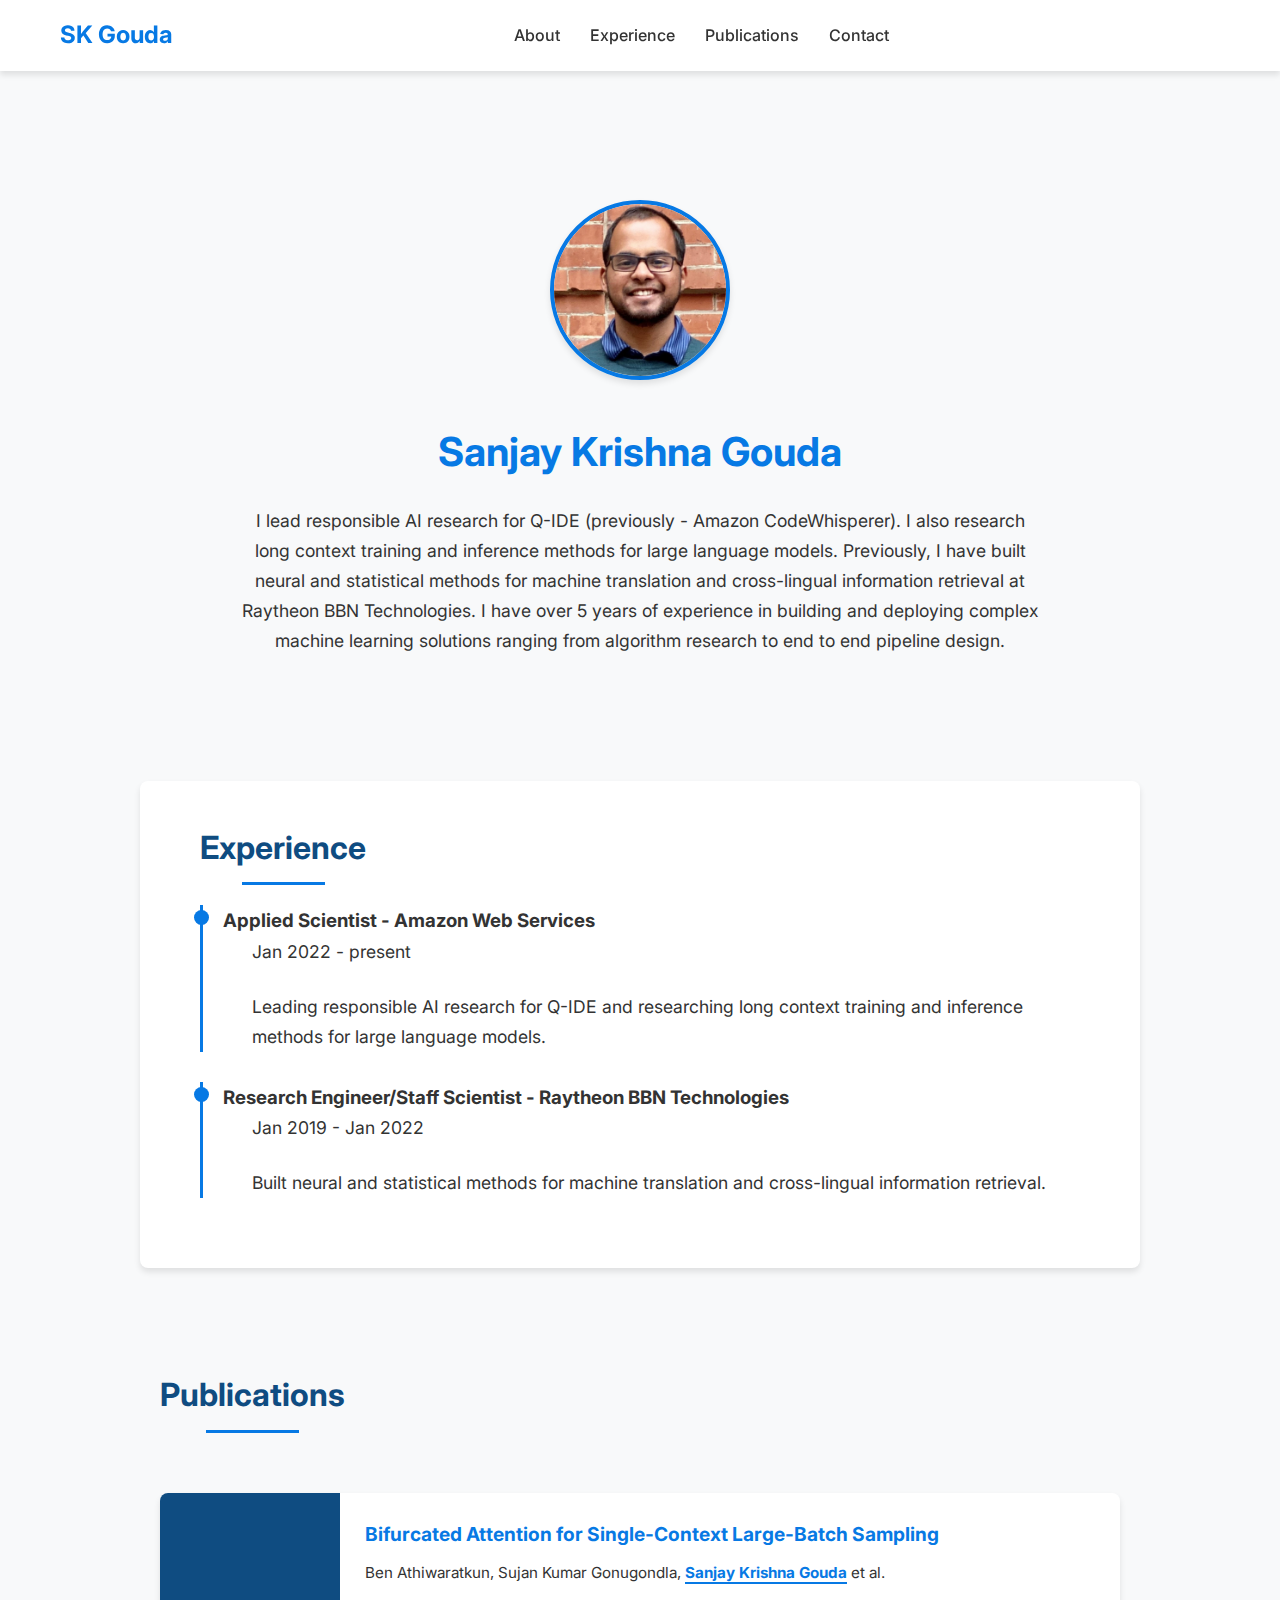
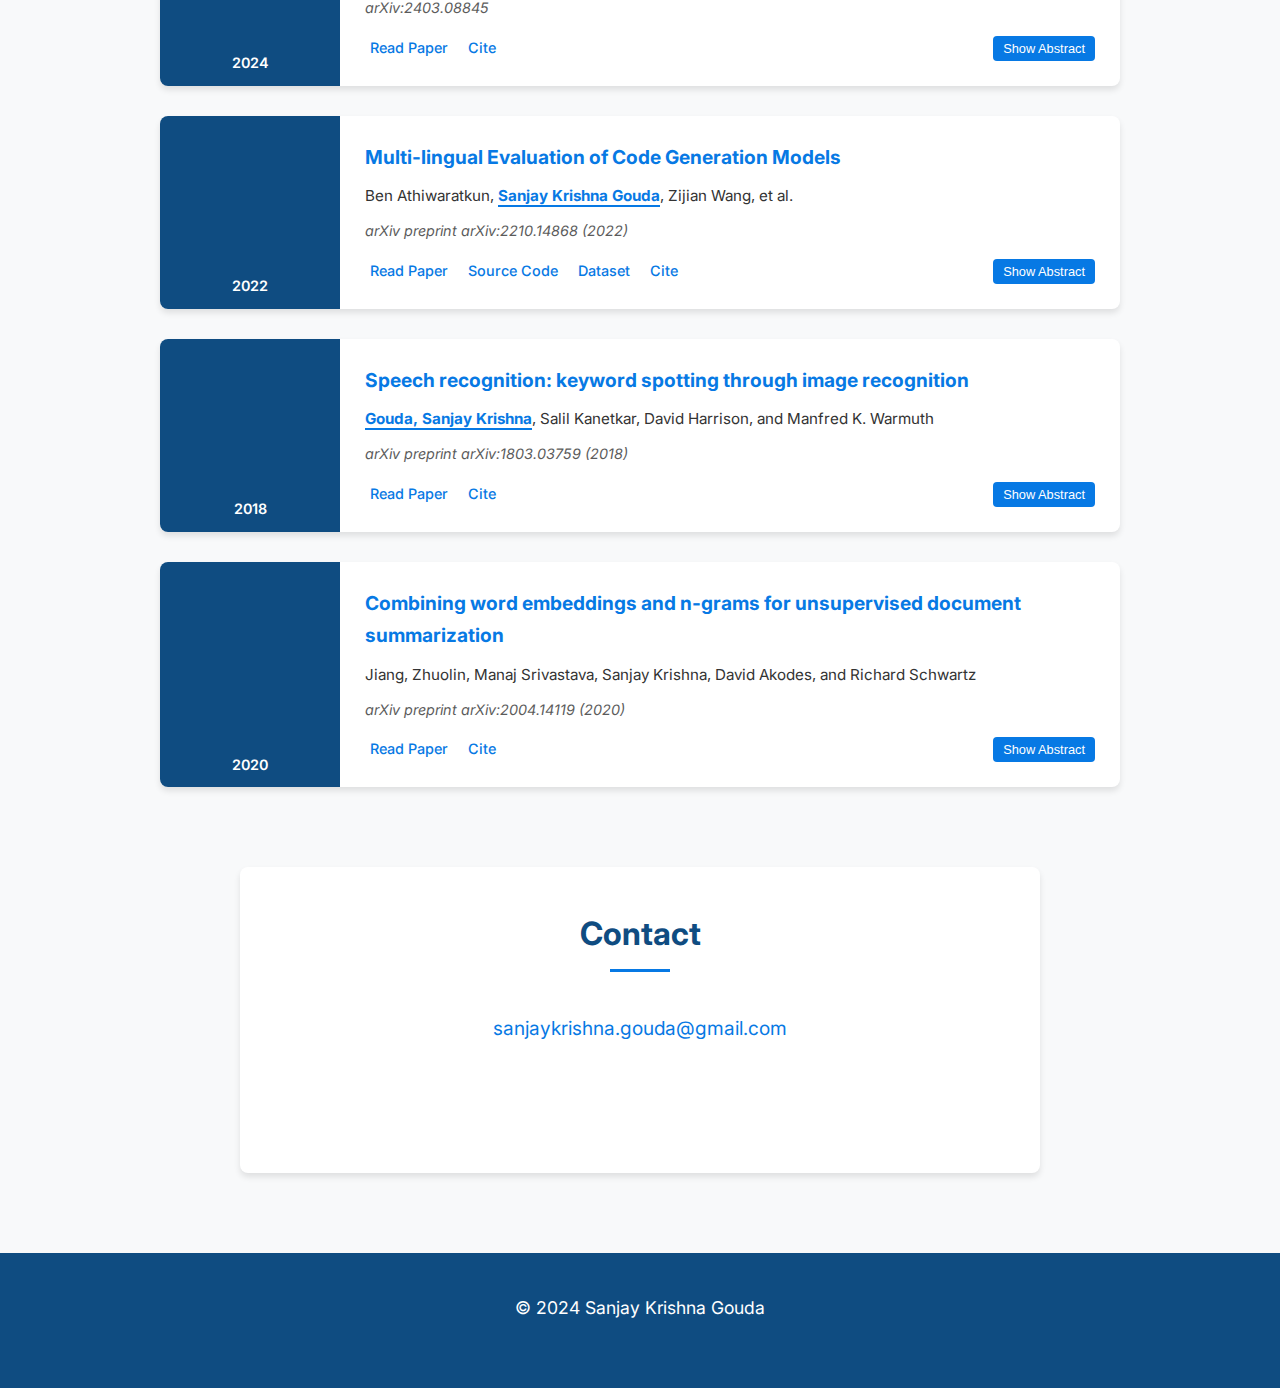
<file: index.html>
<!DOCTYPE html>
<html lang="en">
<head>
    <meta charset="UTF-8">
    <meta name="viewport" content="width=device-width, initial-scale=1.0">
    <title>Sanjay Krishna Gouda | AI Researcher</title>
    <link rel="stylesheet" href="style.css">
    <link rel="stylesheet" href="https://cdnjs.cloudflare.com/ajax/libs/font-awesome/6.5.1/css/all.min.css" integrity="sha512-DTOQO9RWCH3ppGqcWaEA1BIZOC6xxalwEsw9c2QQeAIftl+Vegovlnee1c9QX4TctnWMn13TZye+giMm8e2LwA==" crossorigin="anonymous" referrerpolicy="no-referrer" />
    <link rel="preconnect" href="https://fonts.googleapis.com">
    <link rel="preconnect" href="https://fonts.gstatic.com" crossorigin>
    <link href="https://fonts.googleapis.com/css2?family=Inter:wght@300;400;500;600;700&display=swap" rel="stylesheet">
</head>
<body>
    <header id="header"></header>

    <main>
        <section id="about" class="fade-in"></section>
        <section id="experience" class="fade-in delay-2"></section>
        <section id="publications" class="fade-in delay-3"></section>
        <section id="contact" class="fade-in"></section>
    </main>

    <footer id="footer"></footer>

    <!-- Load scripts -->
    <script src="js/main.js"></script>
    <script src="js/arxiv.js"></script>
    <script src="script.js"></script>
    
    <!-- Debug console -->
    <script>
        console.log('Page loaded');
    </script>
</body>
</html>
</file>
<file: style.css>
/* Modern Reset */
:root {
    --primary-color: #0779e4;
    --secondary-color: #0f4c81;
    --text-color: #333;
    --bg-color: #f8f9fa;
    --card-bg: #ffffff;
    --header-bg: #ffffff;
    --footer-bg: #0f4c81;
    --shadow: 0 4px 6px rgba(0, 0, 0, 0.1);
    --transition: all 0.3s ease;
    --border-radius: 8px;
    --section-padding: 80px 0;
    --text-secondary: #666;
    --bg-secondary: #f0f0f0;
}

.dark-mode {
    --primary-color: #64b5f6;
    --secondary-color: #90caf9;
    --text-color: #e0e0e0;
    --bg-color: #121212;
    --card-bg: #1e1e1e;
    --header-bg: #1e1e1e;
    --footer-bg: #0a0a0a;
    --text-secondary: #aaa;
    --bg-secondary: #2a2a2a;
}

* {
    margin: 0;
    padding: 0;
    box-sizing: border-box;
}

html {
    scroll-behavior: smooth;
}

body {
    font-family: 'Inter', 'Segoe UI', Tahoma, Geneva, Verdana, sans-serif;
    line-height: 1.7;
    color: var(--text-color);
    background-color: var(--bg-color);
    transition: var(--transition);
    overflow-x: hidden;
}

.container {
    max-width: 1200px;
    margin: 0 auto;
    padding: 0 20px;
}

/* Header & Navigation */
header {
    background: var(--header-bg);
    position: fixed;
    width: 100%;
    top: 0;
    z-index: 1000;
    box-shadow: var(--shadow);
    padding: 15px 0;
    transition: var(--transition);
}

header.scrolled {
    padding: 10px 0;
}

nav {
    display: flex;
    justify-content: space-between;
    align-items: center;
}

.logo {
    font-weight: 700;
    font-size: 1.5rem;
    color: var(--primary-color);
}

nav ul {
    display: flex;
    list-style: none;
}

nav ul li {
    margin-left: 30px;
}

nav a {
    color: var(--text-color);
    text-decoration: none;
    font-weight: 500;
    position: relative;
    padding-bottom: 5px;
    transition: var(--transition);
}

nav a:hover {
    color: var(--primary-color);
}

nav a::after {
    content: '';
    position: absolute;
    width: 0;
    height: 2px;
    bottom: 0;
    left: 0;
    background-color: var(--primary-color);
    transition: var(--transition);
}

nav a:hover::after {
    width: 100%;
}

.theme-toggle {
    background: none;
    border: none;
    color: var(--text-color);
    font-size: 1.2rem;
    cursor: pointer;
    margin-left: 20px;
}

.mobile-menu-btn {
    display: none;
    background: none;
    border: none;
    color: var(--text-color);
    font-size: 1.5rem;
    cursor: pointer;
}

/* Main Content */
main {
    padding-top: 80px;
}

section {
    padding: var(--section-padding);
}

/* Hero Section */
#about {
    display: flex;
    flex-direction: column;
    align-items: center;
    text-align: center;
    padding: 120px 0 80px;
    position: relative;
}

.hero-content {
    max-width: 800px;
    margin: 0 auto;
}

.profile-image {
    width: 180px;
    height: 180px;
    border-radius: 50%;
    object-fit: cover;
    border: 4px solid var(--primary-color);
    box-shadow: var(--shadow);
    margin-bottom: 30px;
    transition: transform 0.5s ease;
}

.profile-image:hover {
    transform: scale(1.05);
}

h1 {
    font-size: 2.5rem;
    margin-bottom: 20px;
    color: var(--primary-color);
}

h2 {
    font-size: 2rem;
    margin-bottom: 30px;
    color: var(--secondary-color);
    position: relative;
    display: inline-block;
}

h2::after {
    content: '';
    position: absolute;
    width: 50%;
    height: 3px;
    background-color: var(--primary-color);
    bottom: -10px;
    left: 25%;
}

p {
    margin-bottom: 25px;
    font-size: 1.1rem;
    max-width: 800px;
    margin-left: auto;
    margin-right: auto;
}

/* Experience Section */
#experience {
    background-color: var(--card-bg);
    border-radius: var(--border-radius);
    box-shadow: var(--shadow);
    margin: 20px auto;
    max-width: 1000px;
    padding: 40px;
}

.experience-item {
    margin-bottom: 30px;
    padding-left: 20px;
    border-left: 3px solid var(--primary-color);
    position: relative;
}

.experience-item::before {
    content: '';
    position: absolute;
    width: 15px;
    height: 15px;
    border-radius: 50%;
    background-color: var(--primary-color);
    left: -9px;
    top: 5px;
}

/* Publications Section */
#publications {
    max-width: 1000px;
    margin: 0 auto;
}

.publication-list {
    display: flex;
    flex-direction: column;
    gap: 30px;
    margin-top: 40px;
}

.publication-card {
    display: flex;
    background-color: var(--card-bg);
    border-radius: var(--border-radius);
    box-shadow: var(--shadow);
    transition: var(--transition);
    overflow: hidden;
}

.publication-card:hover {
    transform: translateY(-3px);
    box-shadow: 0 10px 20px rgba(0, 0, 0, 0.1);
}

.publication-thumbnail {
    flex: 0 0 180px;
    background-color: var(--secondary-color);
    display: flex;
    align-items: center;
    justify-content: center;
    padding: 20px;
    position: relative;
    overflow: hidden;
}

.publication-thumbnail img {
    max-width: 100%;
    height: auto;
    border-radius: 4px;
}

.publication-thumbnail .pub-icon {
    font-size: 3rem;
    color: rgba(255, 255, 255, 0.8);
}

.publication-thumbnail .pub-year {
    position: absolute;
    bottom: 10px;
    left: 0;
    right: 0;
    text-align: center;
    color: white;
    font-weight: 600;
    font-size: 0.9rem;
}

.publication-content {
    flex: 1;
    padding: 25px;
}

.publication-title {
    font-size: 1.2rem;
    margin-bottom: 10px;
    color: var(--primary-color);
}

.publication-authors {
    margin-bottom: 10px;
    font-size: 0.95rem;
}

.publication-venue {
    font-style: italic;
    margin-bottom: 15px;
    font-size: 0.9rem;
    color: var(--text-color);
    opacity: 0.8;
}

.publication-abstract {
    margin-top: 10px;
    margin-bottom: 15px;
    font-size: 0.95rem;
    display: none;
    padding: 10px;
    background-color: rgba(0, 0, 0, 0.05);
    border-radius: 5px;
}

.publication-links {
    display: flex;
    flex-wrap: wrap;
    gap: 15px;
}

.publication-links a {
    display: inline-flex;
    align-items: center;
    color: var(--primary-color);
    text-decoration: none;
    font-weight: 500;
    font-size: 0.9rem;
    transition: var(--transition);
}

.publication-links a i {
    margin-right: 5px;
}

.publication-links a:hover {
    color: var(--secondary-color);
    text-decoration: underline;
}

/* Contact Section */
#contact {
    text-align: center;
    background-color: var(--card-bg);
    border-radius: var(--border-radius);
    box-shadow: var(--shadow);
    max-width: 800px;
    margin: 0 auto;
    padding: 40px;
}

.contact-email {
    font-size: 1.2rem;
    margin: 20px 0;
    color: var(--primary-color);
}

/* Footer */
footer {
    background-color: var(--footer-bg);
    color: white;
    padding: 40px 0;
    text-align: center;
    margin-top: 80px;
}

.social-icons {
    margin-bottom: 20px;
}

.social-icons a {
    color: white;
    margin: 0 15px;
    font-size: 1.8rem;
    transition: var(--transition);
}

.social-icons a:hover {
    color: var(--primary-color);
    transform: translateY(-5px);
}

/* Citation Modal */
.citation-modal {
    position: fixed;
    top: 0;
    left: 0;
    width: 100%;
    height: 100%;
    background-color: rgba(0, 0, 0, 0.5);
    display: flex;
    align-items: center;
    justify-content: center;
    z-index: 2000;
}

.citation-content {
    background-color: var(--card-bg);
    border-radius: var(--border-radius);
    padding: 30px;
    width: 90%;
    max-width: 600px;
    position: relative;
    box-shadow: var(--shadow);
}

.close-modal {
    position: absolute;
    top: 15px;
    right: 20px;
    font-size: 1.5rem;
    cursor: pointer;
    color: var(--text-color);
}

.citation-tabs {
    display: flex;
    margin: 20px 0;
    border-bottom: 1px solid rgba(0, 0, 0, 0.1);
}

.tab-btn {
    background: none;
    border: none;
    padding: 10px 20px;
    cursor: pointer;
    font-size: 1rem;
    color: var(--text-color);
    opacity: 0.7;
    transition: var(--transition);
}

.tab-btn.active {
    opacity: 1;
    border-bottom: 2px solid var(--primary-color);
}

.citation-body {
    margin-top: 20px;
}

.citation-body pre {
    background-color: rgba(0, 0, 0, 0.05);
    padding: 15px;
    border-radius: 5px;
    overflow-x: auto;
    font-family: monospace;
    margin-bottom: 20px;
    white-space: pre-wrap;
    color: var(--text-color);
}

.copy-btn {
    background-color: var(--primary-color);
    color: white;
    border: none;
    padding: 8px 16px;
    border-radius: 4px;
    cursor: pointer;
    font-size: 0.9rem;
    transition: var(--transition);
}

.copy-btn:hover {
    background-color: var(--secondary-color);
}

/* Animations */
@keyframes fadeIn {
    from { opacity: 0; transform: translateY(20px); }
    to { opacity: 1; transform: translateY(0); }
}

.fade-in {
    animation: fadeIn 0.8s ease forwards;
}

.delay-1 { animation-delay: 0.2s; }
.delay-2 { animation-delay: 0.4s; }
.delay-3 { animation-delay: 0.6s; }

/* Utility Classes */
.bold-underline-name {
    font-weight: bold;
    color: var(--primary-color);
    position: relative;
}

.bold-underline-name::after {
    content: '';
    position: absolute;
    width: 100%;
    height: 2px;
    background-color: var(--primary-color);
    bottom: -2px;
    left: 0;
}

/* Responsive design */
@media (max-width: 768px) {
    nav ul {
        position: fixed;
        top: 70px;
        left: -100%;
        width: 100%;
        height: calc(100vh - 70px);
        background-color: var(--card-bg);
        flex-direction: column;
        align-items: center;
        justify-content: flex-start;
        padding-top: 40px;
        transition: var(--transition);
        box-shadow: var(--shadow);
    }
    
    nav ul.active {
        left: 0;
    }
    
    nav ul li {
        margin: 15px 0;
    }
    
    .mobile-menu-btn {
        display: block;
    }
    
    .publication-card {
        flex-direction: column;
    }
    
    .publication-thumbnail {
        flex: 0 0 120px;
        width: 100%;
    }
    
    h1 {
        font-size: 2rem;
    }
    
    h2 {
        font-size: 1.7rem;
    }
}
.show-abstract-btn {
    background-color: var(--primary-color);
    color: white;
    border: none;
    padding: 5px 10px;
    border-radius: 4px;
    cursor: pointer;
    font-size: 0.8rem;
    transition: background-color 0.3s;
    margin-left: auto;
}

.show-abstract-btn:hover {
    background-color: var(--secondary-color);
}
</file>
